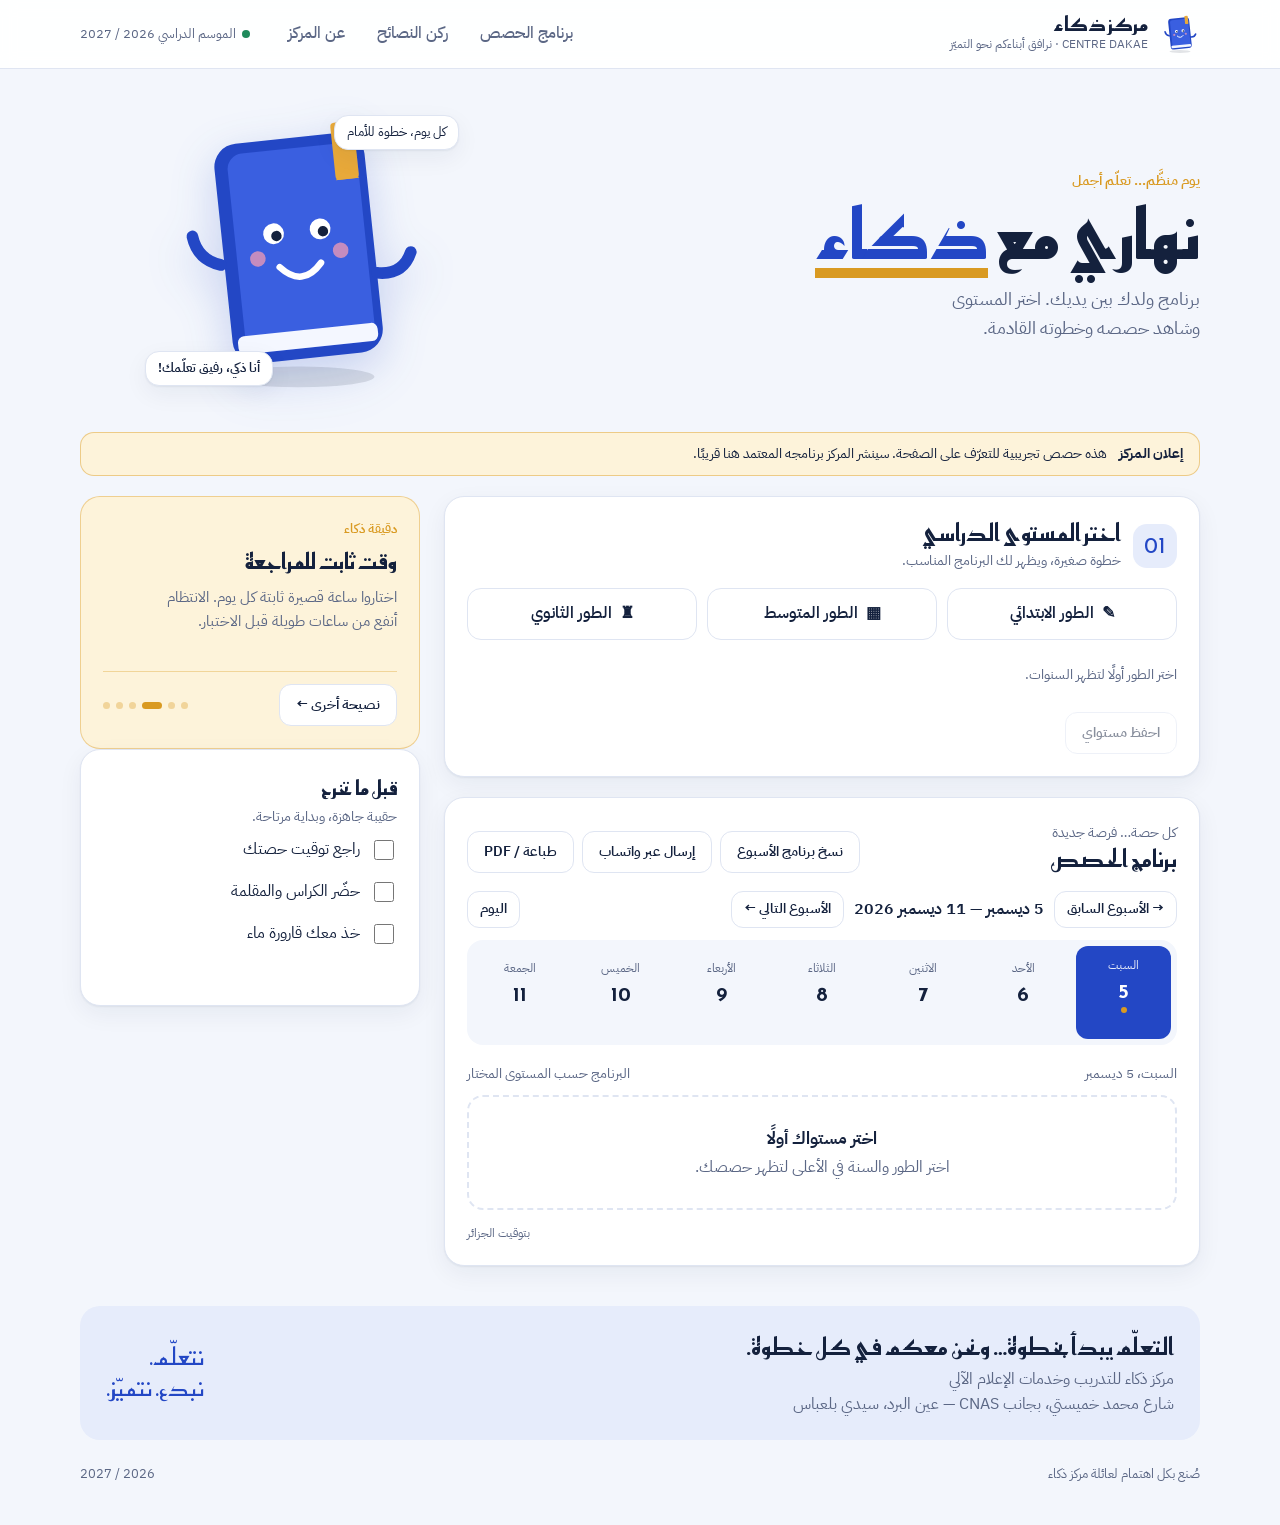
<file: index.html>
<!DOCTYPE html>
<html lang="ar" dir="rtl">
<head>
<meta charset="utf-8">
<meta name="viewport" content="width=device-width, initial-scale=1">
<title>نهاري مع ذكاء | برنامج حصص مركز ذكاء</title>
<meta name="description" content="برنامج حصص مركز ذكاء بسيدي بلعباس: اختر المستوى الدراسي وشاهد حصصك الأسبوعية.">
<meta property="og:title" content="نهاري مع ذكاء">
<meta property="og:description" content="برنامج حصص مركز ذكاء: اختر المستوى وشاهد حصصك.">
<meta property="og:type" content="website">
<link rel="preconnect" href="https://fonts.googleapis.com">
<link rel="preconnect" href="https://fonts.gstatic.com" crossorigin>
<link href="https://fonts.googleapis.com/css2?family=IBM+Plex+Sans+Arabic:wght@400;500;600&family=Reem+Kufi:wght@500;700&display=swap" rel="stylesheet">
<link rel="stylesheet" href="style.css">
</head>
<body>
<svg width="0" height="0" style="position:absolute" aria-hidden="true">
  <defs>
    <symbol id="mascot" viewBox="0 0 200 220">
      <ellipse cx="100" cy="206" rx="58" ry="8" fill="currentColor" opacity=".12"/>
      <g transform="rotate(-6 100 110)">
        <rect x="42" y="22" width="116" height="170" rx="18" fill="#2347c5"/>
        <rect x="52" y="30" width="100" height="154" rx="12" fill="#3a5fe0"/>
        <rect x="134" y="14" width="18" height="44" rx="3" fill="#e8a93a"/>
        <path d="M134 58 l9 -9 l9 9z" fill="#e8a93a"/>
        <rect x="46" y="170" width="108" height="14" rx="5" fill="#f4f7ff"/>
        <circle cx="82" cy="94" r="8" fill="#fff"/><circle cx="118" cy="94" r="8" fill="#fff"/>
        <circle cx="84" cy="96" r="4" fill="#14213d"/><circle cx="120" cy="96" r="4" fill="#14213d"/>
        <path d="M84 120 q16 18 32 0" fill="none" stroke="#fff" stroke-width="5" stroke-linecap="round"/>
        <circle cx="68" cy="112" r="6" fill="#ff9fb0" opacity=".7"/><circle cx="132" cy="112" r="6" fill="#ff9fb0" opacity=".7"/>
      </g>
      <path d="M40 120 q-18 -4 -22 -22" fill="none" stroke="#2347c5" stroke-width="9" stroke-linecap="round"/>
      <path d="M160 126 q20 2 26 -16" fill="none" stroke="#2347c5" stroke-width="9" stroke-linecap="round"/>
    </symbol>
  </defs>
</svg>

<header class="top">
  <div class="wrap">
    <a class="brand" href="#top" aria-label="مركز ذكاء">
      <svg viewBox="0 0 200 220" style="color:#14213d"><use href="#mascot"/></svg>
      <span><b>مركز ذكاء</b><small>CENTRE DAKAE · نرافق أبناءكم نحو التميّز</small></span>
    </a>
    <nav class="links" aria-label="التنقل">
      <a href="#schedule">برنامج الحصص</a>
      <a href="#tips">ركن النصائح</a>
      <a href="#contact">عن المركز</a>
    </nav>
    <span class="season">الموسم الدراسي 2026 / 2027</span>
  </div>
</header>

<main class="wrap" id="top">

  <section class="hero" aria-labelledby="h1">
    <div>
      <div class="eyebrow">يوم منظَّم… تعلّم أجمل</div>
      <h1 id="h1">نهاري مع <em>ذكاء</em></h1>
      <p class="lead">برنامج ولدك بين يديك. اختر المستوى وشاهد حصصه وخطوته القادمة.</p>
    </div>
    <div class="mascot" aria-hidden="true">
      <svg viewBox="0 0 200 220" style="color:#14213d"><use href="#mascot"/></svg>
      <span class="bubble a">كل يوم، خطوة للأمام</span>
      <span class="bubble b">أنا ذكي، رفيق تعلّمك!</span>
    </div>
  </section>

  <div class="notice" id="notice" role="note"><b>إعلان المركز</b><span id="noticeText">هذه حصص تجريبية للتعرّف على الصفحة. سينشر المركز برنامجه المعتمد هنا قريبًا.</span></div>

  <div class="grid">
    <div>
      <section class="card" id="level" aria-labelledby="levelT">
        <div class="step"><div class="n">01</div><div><h2 id="levelT">اختر المستوى الدراسي</h2><p class="sub">خطوة صغيرة، ويظهر لك البرنامج المناسب.</p></div></div>
        <div class="phases" id="phases" role="group" aria-label="الطور"></div>
        <div class="years" id="years" role="group" aria-label="السنة الدراسية"></div>
        <div class="row-actions">
          <button class="btn" id="saveLevel" type="button" disabled>احفظ مستواي</button>
          <span class="saved-note" id="savedNote" role="status"></span>
        </div>
        <div class="next" id="next" aria-live="polite"></div>
      </section>

      <section class="card" id="schedule" aria-labelledby="schedT">
        <div class="sched-head">
          <div><div class="sub">كل حصة… فرصة جديدة</div><h2 id="schedT">برنامج الحصص</h2></div>
          <div class="tools">
            <button class="btn" id="copyWeek" type="button">نسخ برنامج الأسبوع</button>
            <a class="btn" id="wa" href="#" target="_blank" rel="noopener">إرسال عبر واتساب</a>
            <button class="btn" id="dl" type="button">طباعة / PDF</button>
          </div>
        </div>
        <div class="weeknav">
          <button class="btn" id="prevW" type="button">→ الأسبوع السابق</button>
          <span class="range" id="range"></span>
          <button class="btn" id="nextW" type="button">الأسبوع التالي ←</button>
          <button class="btn today-btn" id="todayB" type="button">اليوم</button>
        </div>
        <div class="days" id="days" role="group" aria-label="أيام الأسبوع"></div>
        <div class="day-title"><span id="dayName"></span><span>البرنامج حسب المستوى المختار</span></div>
        <ul class="list" id="sessions"></ul>
        <div class="foot-note"><span id="updated"></span><span>بتوقيت الجزائر</span></div>
      </section>
    </div>

    <aside id="tips" aria-label="ركن النصائح">
      <div class="tip">
        <div class="k">دقيقة ذكاء</div>
        <h3 id="tipT"></h3>
        <p id="tipP"></p>
        <div class="ctl"><button class="btn" id="tipN" type="button">نصيحة أخرى ←</button><div class="dots" id="dots" aria-hidden="true"></div></div>
      </div>
      <div class="card check">
        <h3>قبل ما تخرج</h3>
        <p class="sub">حقيبة جاهزة، وبداية مرتاحة.</p>
        <label><input type="checkbox" data-k="0"><span>راجع توقيت حصتك</span></label>
        <label><input type="checkbox" data-k="1"><span>حضّر الكراس والمقلمة</span></label>
        <label><input type="checkbox" data-k="2"><span>خذ معك قارورة ماء</span></label>
        <div class="done-msg" id="doneMsg" role="status"></div>
      </div>
    </aside>
  </div>

  <section class="contact" id="contact" aria-labelledby="cT">
    <div>
      <h2 id="cT">التعلّم يبدأ بخطوة… ونحن معكم في كل خطوة.</h2>
      <p id="cname">مركز ذكاء للتدريب وخدمات الإعلام الآلي</p>
      <p id="addr">شارع محمد خميستي، بجانب CNAS — عين البرد، سيدي بلعباس</p>
      <p id="phone" hidden></p>
    </div>
    <div class="motto" id="motto">نتعلّم.<br>نبدع. نتميّز.</div>
  </section>

  <footer class="bottom"><span>صُنع بكل اهتمام لعائلة مركز ذكاء</span><span>2026 / 2027</span></footer>
</main>

<div class="toast" id="toast" role="status"></div>

<div id="printSheet" aria-hidden="true"></div>
<script src="common.js"></script>
<script src="script.js"></script>
</body>
</html>
</file>
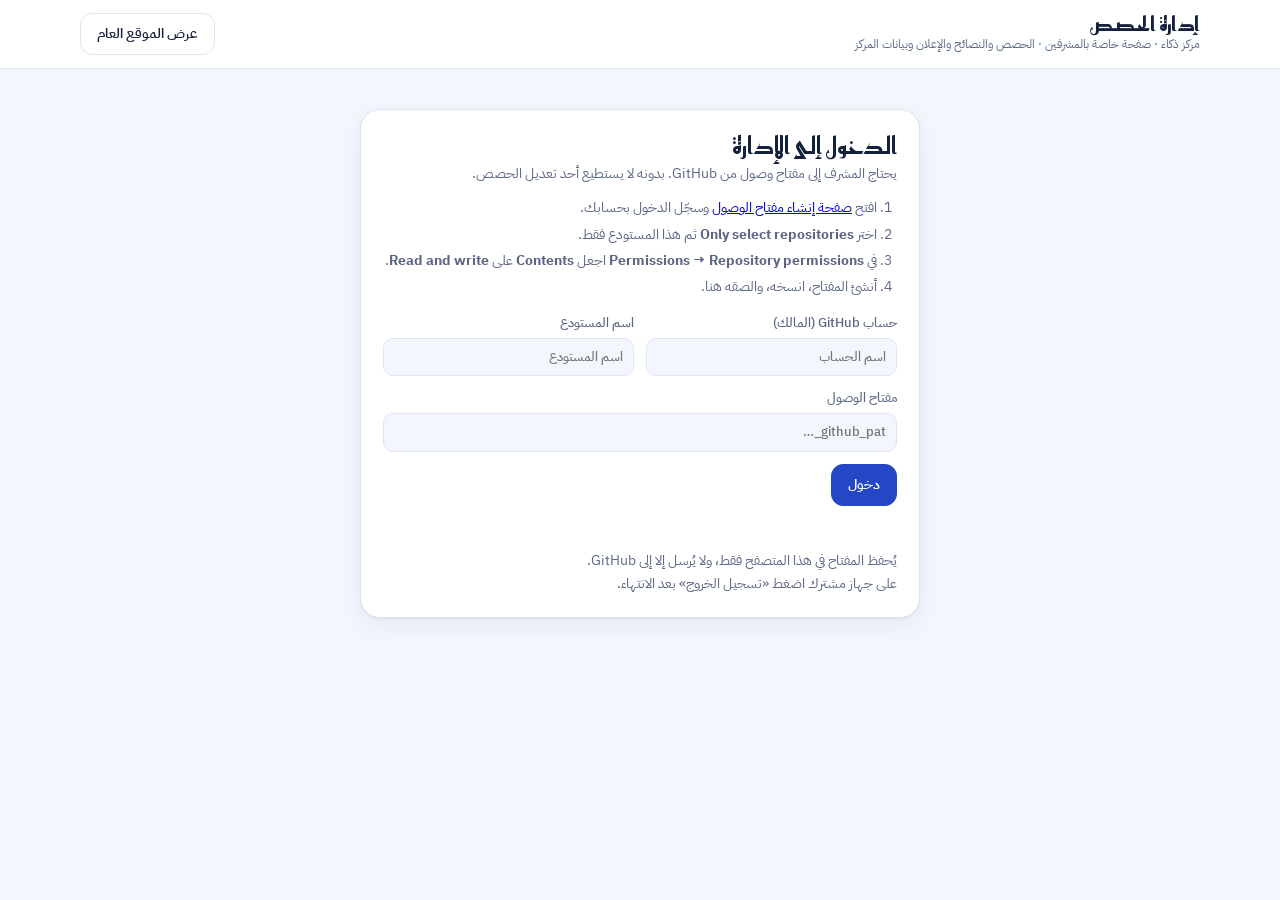
<file: admin/index.html>
<!DOCTYPE html>
<html lang="ar" dir="rtl">
<head>
<meta charset="utf-8">
<meta name="viewport" content="width=device-width, initial-scale=1">
<meta name="robots" content="noindex, nofollow">
<title>إدارة حصص مركز ذكاء</title>
<link rel="preconnect" href="https://fonts.googleapis.com">
<link rel="preconnect" href="https://fonts.gstatic.com" crossorigin>
<link href="https://fonts.googleapis.com/css2?family=IBM+Plex+Sans+Arabic:wght@400;500;600&family=Reem+Kufi:wght@500;700&display=swap" rel="stylesheet">
<link rel="stylesheet" href="../style.css">
</head>
<body>
<header class="top">
  <div class="wrap">
    <span class="brand"><span><b>إدارة الحصص</b><small>مركز ذكاء · صفحة خاصة بالمشرفين · الحصص والنصائح والإعلان وبيانات المركز</small></span></span>
    <span style="margin-inline-start:auto"></span>
    <a class="btn" href="../">عرض الموقع العام</a>
    <button class="btn hidden" id="logout" type="button">تسجيل الخروج</button>
  </div>
</header>

<main class="wrap">

  <section class="login" id="login">
    <div class="card">
      <h2>الدخول إلى الإدارة</h2>
      <p class="sub">يحتاج المشرف إلى مفتاح وصول من GitHub. بدونه لا يستطيع أحد تعديل الحصص.</p>
      <ol class="steps">
        <li>افتح <a href="https://github.com/settings/personal-access-tokens/new" target="_blank" rel="noopener">صفحة إنشاء مفتاح الوصول</a> وسجّل الدخول بحسابك.</li>
        <li>اختر <b>Only select repositories</b> ثم هذا المستودع فقط.</li>
        <li>في <b>Permissions → Repository permissions</b> اجعل <b>Contents</b> على <b>Read and write</b>.</li>
        <li>أنشئ المفتاح، انسخه، والصقه هنا.</li>
      </ol>
      <form class="form" id="loginForm" autocomplete="off">
        <label>حساب GitHub (المالك)<input id="lOwner" type="text" required placeholder="اسم الحساب"></label>
        <label>اسم المستودع<input id="lRepo" type="text" required placeholder="اسم المستودع"></label>
        <label class="wide">مفتاح الوصول<input id="lToken" type="password" required placeholder="github_pat_…" autocomplete="off"></label>
        <div class="row-actions wide" style="margin:0">
          <button class="btn primary" type="submit">دخول</button>
        </div>
        <div class="status wide" id="lStatus" role="status"></div>
      </form>
      <p class="sub" style="margin-top:12px">يُحفظ المفتاح في هذا المتصفح فقط، ولا يُرسل إلا إلى GitHub. على جهاز مشترك اضغط «تسجيل الخروج» بعد الانتهاء.</p>
    </div>
  </section>

  <section id="editor" class="hidden" style="padding-top:20px">
    <div class="bar">
      <button class="btn primary" id="publish" type="button" disabled>نشر التغييرات</button>
      <span class="status" id="aStatus" role="status">لا توجد تغييرات.</span>
      <button class="btn danger" id="clearDemo" type="button">حذف الحصص التجريبية</button>
    </div>

    <div class="card">
      <h2 id="formTitle">إضافة حصة</h2>
      <p class="sub">عدّل ما تشاء ثم اضغط «نشر التغييرات». يظهر التحديث للزوار خلال دقائق قليلة.</p>
      <form class="form" id="form" autocomplete="off">
        <label>الطور<select id="fPhase"></select></label>
        <label>السنة<select id="fYear"></select></label>
        <label>اليوم<select id="fDay"></select></label>
        <label>القاعة<input id="fRoom" type="text" maxlength="30" placeholder="القاعة 1"></label>
        <label>من<input id="fStart" type="time" value="16:00" required></label>
        <label>إلى<input id="fEnd" type="time" value="17:30" required></label>
        <label class="wide">المادة<input id="fSub" type="text" maxlength="60" list="subjects" placeholder="الرياضيات" required></label>
        <label class="wide">ملاحظة (اختيارية)<input id="fNote" type="text" maxlength="80" placeholder="مثال: أحضر آلة حاسبة"></label>
        <div class="row-actions wide" style="margin:0">
          <button class="btn primary" id="fSubmit" type="submit">إضافة الحصة</button>
          <button class="btn hidden" id="fCancel" type="button">إلغاء التعديل</button>
        </div>
        <div class="warn wide" id="fWarn" role="status"></div>
      </form>
      <datalist id="subjects"><option value="الرياضيات"><option value="اللغة العربية"><option value="اللغة الفرنسية"><option value="اللغة الإنجليزية"><option value="الفيزياء"><option value="علوم الطبيعة والحياة"><option value="الإعلام الآلي"></datalist>
    </div>

    <div class="card">
      <h2>حصص المستوى المختار</h2>
      <ul class="list admin-list" id="aList" style="margin-top:14px"></ul>
    </div>

    <div class="card">
      <h2>محتوى الصفحة</h2>
      <p class="sub">الإعلان وبيانات المركز والنصائح. تُنشر مع الحصص بزر «نشر التغييرات».</p>
      <div class="form" id="siteForm">
        <label class="wide">إعلان المركز (يظهر في شريط أعلى الصفحة، اتركه فارغًا لإخفائه)<input id="sNotice" type="text" maxlength="300"></label>
        <label class="wide">اسم المركز<input id="sName" type="text" maxlength="120"></label>
        <label class="wide">العنوان<input id="sAddr" type="text" maxlength="200"></label>
        <label>الهاتف<input id="sPhone" type="text" maxlength="40" placeholder="05 00 00 00 00"></label>
        <label>الشعار (سطران، افصل بسطر جديد)<input id="sMotto" type="text" maxlength="80" placeholder="نتعلّم. | نبدع. نتميّز."></label>
      </div>
      <h3 style="margin:20px 0 6px;font-family:var(--display)">النصائح</h3>
      <ul class="list" id="tipList"></ul>
      <div class="form" id="tipForm" style="margin-top:12px">
        <label class="wide">عنوان النصيحة<input id="tTitle" type="text" maxlength="80"></label>
        <label class="wide">نص النصيحة<input id="tText" type="text" maxlength="400"></label>
        <div class="row-actions wide" style="margin:0"><button class="btn" id="tAdd" type="button">إضافة نصيحة</button></div>
      </div>
    </div>
  </section>
</main>

<div class="toast" id="toast" role="status"></div>
<script src="../common.js"></script>
<script src="admin.js"></script>
</body>
</html>
</file>
<file: style.css>
/* Layout idea: a bright weekly planner. Schedule column on the right, tips rail on the left, big day strip as the main control. */
:root{
  --bg:#f3f6fc; --surface:#ffffff; --ink:#14213d; --muted:#5b6785; --line:#dfe5f2;
  --brand:#2347c5; --brand-ink:#ffffff; --brand-soft:#e6ecfb;
  --gold:#d99a22; --gold-soft:#fdf3da;
  --ok:#1f8a5b; --ok-soft:#e1f4ea; --bad:#b83a2e;
  --shadow:0 1px 2px rgba(20,33,61,.06),0 8px 24px rgba(20,33,61,.06);
  --display:'Reem Kufi','IBM Plex Sans Arabic',Tahoma,sans-serif;
  --body:'IBM Plex Sans Arabic',Tahoma,'Segoe UI',sans-serif;
  color-scheme:light;
}
@media (prefers-color-scheme:dark){
  :root:not([data-theme="light"]){
    --bg:#0e1424; --surface:#161e36; --ink:#e9eefc; --muted:#9aa7c7; --line:#27324f;
    --brand:#7b95ff; --brand-ink:#0e1424; --brand-soft:#1d2a55;
    --gold:#f0b84a; --gold-soft:#2b2412; --ok:#4cc38a; --ok-soft:#14301f; --bad:#ff8a7a;
    --shadow:0 1px 2px rgba(0,0,0,.4),0 8px 24px rgba(0,0,0,.3);
    color-scheme:dark;
  }
}
:root[data-theme="dark"]{
  --bg:#0e1424; --surface:#161e36; --ink:#e9eefc; --muted:#9aa7c7; --line:#27324f;
  --brand:#7b95ff; --brand-ink:#0e1424; --brand-soft:#1d2a55;
  --gold:#f0b84a; --gold-soft:#2b2412; --ok:#4cc38a; --ok-soft:#14301f; --bad:#ff8a7a;
  --shadow:0 1px 2px rgba(0,0,0,.4),0 8px 24px rgba(0,0,0,.3);
  color-scheme:dark;
}
*{box-sizing:border-box}
html{scroll-behavior:smooth}
body{margin:0;background:var(--bg);color:var(--ink);font-family:var(--body);font-size:16px;line-height:1.6;-webkit-text-size-adjust:100%}
h1,h2,h3,h4,p{margin:0;text-wrap:balance}
button,select,input{font:inherit;color:inherit}
button{cursor:pointer}
:focus-visible{outline:3px solid var(--gold);outline-offset:2px;border-radius:8px}
.wrap{max-width:1160px;margin:0 auto;padding:0 20px}

/* header */
header.top{position:sticky;top:0;z-index:20;background:color-mix(in srgb,var(--surface) 92%,transparent);backdrop-filter:blur(8px);border-bottom:1px solid var(--line)}
header.top .wrap{display:flex;align-items:center;gap:24px;min-height:68px;flex-wrap:wrap;padding-block:8px}
.brand{display:flex;align-items:center;gap:12px;text-decoration:none;color:inherit}
.brand svg{width:40px;height:40px;flex:none}
.brand b{display:block;font-family:var(--display);font-size:20px;line-height:1.1}
.brand small{display:block;color:var(--muted);font-size:12px}
nav.links{display:flex;gap:4px;margin-inline-start:auto}
nav.links a{padding:8px 14px;border-radius:999px;text-decoration:none;color:var(--muted);font-weight:500}
nav.links a:hover{background:var(--brand-soft);color:var(--brand)}
.season{font-size:13px;color:var(--muted);display:flex;align-items:center;gap:6px}
.season::before{content:"";width:8px;height:8px;border-radius:50%;background:var(--ok)}
.admin-open{border:1px solid var(--gold);background:var(--gold-soft);color:var(--ink);padding:8px 14px;border-radius:999px;font-weight:600}

/* hero */
.hero{display:grid;grid-template-columns:1.2fr .8fr;gap:24px;align-items:center;padding:40px 0 20px}
.hero .eyebrow{color:var(--gold);font-weight:600;font-size:14px}
.hero h1{font-family:var(--display);font-size:clamp(40px,7vw,68px);line-height:1.1;font-weight:700;margin-top:6px}
.hero h1 em{font-style:normal;color:var(--brand);background:linear-gradient(transparent 82%,var(--gold) 82% 92%,transparent 92%)}
.hero p.lead{color:var(--muted);font-size:18px;margin-top:12px;max-width:34ch}
.hero .mascot{justify-self:center;position:relative}
.hero .mascot svg{width:min(260px,60vw);height:auto;filter:drop-shadow(0 14px 22px rgba(35,71,197,.22))}
.bubble{position:absolute;background:var(--surface);border:1px solid var(--line);border-radius:14px;padding:6px 12px;font-size:13px;box-shadow:var(--shadow)}
.bubble.a{top:6px;inset-inline-start:-30px}
.bubble.b{bottom:18px;inset-inline-end:-24px;font-weight:600}

/* notice */
.notice{display:none;align-items:center;gap:12px;background:var(--gold-soft);border:1px solid color-mix(in srgb,var(--gold) 45%,transparent);border-radius:14px;padding:10px 16px;margin:8px 0 20px;font-size:14px}
.notice.on{display:flex}
.notice b{white-space:nowrap}

/* layout */
.grid{display:grid;grid-template-columns:minmax(0,1fr) 340px;gap:24px;padding-bottom:40px;align-items:start}
.card{background:var(--surface);border:1px solid var(--line);border-radius:20px;box-shadow:var(--shadow);padding:22px}
.card+.card{margin-top:20px}
.card h2{font-family:var(--display);font-size:24px;line-height:1.2}
.card .sub{color:var(--muted);font-size:14px;margin-top:2px}
.step{display:flex;align-items:center;gap:12px;margin-bottom:16px}
.step .n{font-family:var(--display);font-size:22px;color:var(--brand);background:var(--brand-soft);width:44px;height:44px;border-radius:14px;display:grid;place-items:center;flex:none}

/* level picker */
.phases{display:grid;grid-template-columns:repeat(3,1fr);gap:10px}
.phase{border:1.5px solid var(--line);background:var(--surface);border-radius:14px;padding:12px;font-weight:600;display:flex;align-items:center;justify-content:center;gap:8px;transition:border-color .15s,background .15s}
.phase:hover{border-color:var(--brand)}
.phase[aria-pressed="true"]{border-color:var(--brand);background:var(--brand-soft);color:var(--brand)}
.years{display:flex;flex-wrap:wrap;gap:8px;margin-top:14px;min-height:42px}
.years .hint{color:var(--muted);font-size:14px;align-self:center}
.chip{border:1.5px solid var(--line);background:var(--surface);border-radius:999px;padding:7px 16px;font-size:14px;font-weight:500}
.chip:hover{border-color:var(--brand)}
.chip[aria-pressed="true"]{background:var(--brand);border-color:var(--brand);color:var(--brand-ink)}
.row-actions{display:flex;align-items:center;gap:12px;margin-top:16px;flex-wrap:wrap}
.btn{border:1.5px solid var(--line);background:var(--surface);border-radius:12px;padding:9px 16px;font-weight:600;display:inline-flex;align-items:center;gap:8px;text-decoration:none;color:var(--ink);font-size:14px}
.btn:hover{border-color:var(--brand);color:var(--brand)}
.btn.primary{background:var(--brand);border-color:var(--brand);color:var(--brand-ink)}
.btn.primary:hover{filter:brightness(1.08);color:var(--brand-ink)}
.btn.danger{color:var(--bad);border-color:color-mix(in srgb,var(--bad) 40%,var(--line))}
.btn[disabled]{opacity:.5;cursor:not-allowed}
.saved-note{font-size:13px;color:var(--ok)}

/* next session */
.next{display:none;margin-top:18px;border-radius:16px;padding:14px 16px;background:linear-gradient(120deg,var(--brand) 0%,color-mix(in srgb,var(--brand) 70%,#000) 100%);color:var(--brand-ink);align-items:center;gap:14px}
.next.on{display:flex}
.next .big{font-family:var(--display);font-size:22px;line-height:1.2}
.next small{opacity:.85;display:block;font-size:13px}
.next .tag{margin-inline-start:auto;background:rgba(255,255,255,.18);border-radius:999px;padding:4px 12px;font-size:13px;white-space:nowrap}

/* schedule */
.sched-head{display:flex;justify-content:space-between;align-items:flex-end;gap:12px;flex-wrap:wrap}
.tools{display:flex;gap:8px;flex-wrap:wrap}
.weeknav{display:flex;align-items:center;gap:10px;margin:18px 0 12px;flex-wrap:wrap}
.weeknav .range{font-weight:600;font-variant-numeric:tabular-nums}
.weeknav .btn{padding:6px 12px}
.today-btn{margin-inline-start:auto}
.days{display:grid;grid-template-columns:repeat(7,1fr);gap:6px;background:var(--bg);border-radius:16px;padding:6px}
.day{border:0;background:transparent;border-radius:12px;padding:10px 2px;text-align:center;position:relative}
.day span{display:block;font-size:12px;color:var(--muted)}
.day b{display:block;font-size:20px;font-variant-numeric:tabular-nums;font-family:var(--display)}
.day i{display:block;font-style:normal;font-size:11px;color:var(--brand);min-height:16px;font-weight:600}
.day:hover{background:var(--brand-soft)}
.day.is-today b::after{content:"";display:block;width:6px;height:6px;border-radius:50%;background:var(--gold);margin:0 auto}
.day[aria-pressed="true"]{background:var(--brand);color:var(--brand-ink)}
.day[aria-pressed="true"] span,.day[aria-pressed="true"] i{color:var(--brand-ink);opacity:.9}
.day-title{display:flex;justify-content:space-between;color:var(--muted);font-size:14px;margin:18px 0 10px}
.list{list-style:none;margin:0;padding:0;display:grid;gap:10px}
.sess{--h:215;display:grid;grid-template-columns:86px 1fr auto;gap:14px;align-items:center;border:1px solid var(--line);border-inline-start:6px solid hsl(var(--h) 70% 52%);border-radius:14px;padding:12px 14px;background:var(--surface)}
.sess .time{text-align:center;font-variant-numeric:tabular-nums;line-height:1.3}
.sess .time b{display:block;font-size:19px;font-family:var(--display)}
.sess .time span{color:var(--muted);font-size:13px}
.sess h4{font-size:17px;font-weight:600}
.sess p{color:var(--muted);font-size:14px}
.pill{font-size:12px;font-weight:600;border-radius:999px;padding:3px 12px;background:var(--brand-soft);color:var(--brand);white-space:nowrap}
.sess.now{background:var(--ok-soft);border-color:var(--ok)}
.sess.now .pill{background:var(--ok);color:#fff}
.sess.done{opacity:.55}
.sess.done .pill{background:var(--bg);color:var(--muted)}
.empty{border:2px dashed var(--line);border-radius:16px;padding:28px 16px;text-align:center;color:var(--muted)}
.empty b{display:block;color:var(--ink);font-size:17px;margin-bottom:2px}
.foot-note{display:flex;justify-content:space-between;gap:12px;color:var(--muted);font-size:12px;margin-top:14px;flex-wrap:wrap}

/* aside */
.tip{background:var(--gold-soft);border-radius:20px;padding:22px;border:1px solid color-mix(in srgb,var(--gold) 40%,transparent)}
.tip .k{color:var(--gold);font-weight:600;font-size:13px}
.tip h3{font-family:var(--display);font-size:22px;margin:4px 0 6px}
.tip p{color:var(--muted);font-size:15px;min-height:76px}
.tip .ctl{display:flex;align-items:center;justify-content:space-between;border-top:1px solid color-mix(in srgb,var(--gold) 35%,transparent);padding-top:12px;margin-top:10px}
.dots{display:flex;gap:6px}
.dots i{width:7px;height:7px;border-radius:50%;background:color-mix(in srgb,var(--gold) 35%,transparent)}
.dots i.on{background:var(--gold);width:20px;border-radius:6px}
.check h3{font-family:var(--display);font-size:20px;margin-bottom:2px}
.check label{display:flex;align-items:center;gap:10px;padding:8px 0;cursor:pointer}
.check input{width:20px;height:20px;accent-color:var(--brand)}
.check input:checked+span{text-decoration:line-through;color:var(--muted)}
.check .done-msg{color:var(--ok);font-size:14px;font-weight:600;min-height:22px;margin-top:6px}

/* contact */
.contact{display:flex;align-items:center;gap:18px;flex-wrap:wrap;background:var(--brand-soft);border-radius:20px;padding:22px 26px}
.contact h2{font-family:var(--display);font-size:24px}
.contact p{color:var(--muted)}
.contact .motto{margin-inline-start:auto;font-family:var(--display);font-size:24px;line-height:1.3;color:var(--brand)}
footer.bottom{padding:24px 0 40px;color:var(--muted);font-size:13px;display:flex;justify-content:space-between;gap:12px;flex-wrap:wrap}

/* admin */
#admin{display:none;margin-bottom:24px}
#admin.on{display:block}
#admin .card{border-color:var(--gold)}
.form{display:grid;grid-template-columns:repeat(4,1fr);gap:12px;margin-top:14px}
.form label{display:grid;gap:4px;font-size:13px;color:var(--muted);font-weight:500}
.form input,.form select{border:1.5px solid var(--line);background:var(--bg);border-radius:10px;padding:8px 10px;color:var(--ink);width:100%}
.form .wide{grid-column:span 2}
.admin-list{margin-top:18px}
.admin-list .sess{grid-template-columns:86px 1fr auto auto}
.status{font-size:13px;color:var(--muted);min-height:20px}
.status.err{color:var(--bad)}
.toast{position:fixed;bottom:20px;inset-inline:0;margin-inline:auto;width:max-content;max-width:90vw;background:var(--ink);color:var(--bg);padding:10px 18px;border-radius:12px;font-size:14px;opacity:0;transform:translateY(10px);transition:.2s;pointer-events:none;z-index:50}
.toast.on{opacity:1;transform:none}

@media (max-width:960px){
  .grid{grid-template-columns:1fr}
  .hero{grid-template-columns:1fr;padding-top:24px}
  .hero .mascot{order:-1}
  .hero .mascot svg{width:150px}
  .bubble{display:none}
  .form{grid-template-columns:repeat(2,1fr)}
  nav.links{display:none}
}
@media (max-width:520px){
  .wrap{padding:0 16px}
  .card{padding:16px;border-radius:16px}
  .phases{grid-template-columns:1fr}
  .sess{grid-template-columns:64px 1fr;}
  .sess .pill{grid-column:2;justify-self:start}
  .admin-list .sess{grid-template-columns:64px 1fr}
  .admin-list .sess .btn{grid-column:2;justify-self:start}
  .season{display:none}
  .contact .motto{margin-inline-start:0}
}
@media (prefers-reduced-motion:reduce){*{transition:none!important;scroll-behavior:auto!important}}

/* print: only the week sheet */
#printSheet{display:none}
#printSheet h1{font-size:24px;color:#2347c5;margin:0}
#printSheet p{margin:4px 0 16px;color:#444}
#printSheet table{width:100%;border-collapse:collapse}
#printSheet th,#printSheet td{border:1px solid #999;padding:8px 10px;text-align:right;vertical-align:top}
#printSheet th{width:110px;background:#eee}
#printSheet .n{color:#888}
@media print{
  body{background:#fff;color:#000}
  body>*:not(#printSheet){display:none!important}
  #printSheet{display:block;padding:10mm;font-family:Tahoma,Arial,sans-serif}
}

/* admin page */
.login{max-width:560px;margin:40px auto}
.login .form{grid-template-columns:1fr 1fr}
.login .form .wide{grid-column:span 2}
.steps{margin:12px 0 0;padding-inline-start:20px;color:var(--muted);font-size:14px}
.steps li{margin:4px 0}
.bar{position:sticky;top:68px;z-index:15;display:flex;align-items:center;gap:12px;flex-wrap:wrap;background:var(--gold-soft);border:1px solid var(--gold);border-radius:14px;padding:10px 14px;margin:16px 0}
.bar .status{flex:1;min-width:160px;color:var(--ink)}
.warn{color:var(--bad);font-size:13px}
.hidden{display:none!important}
</file>
